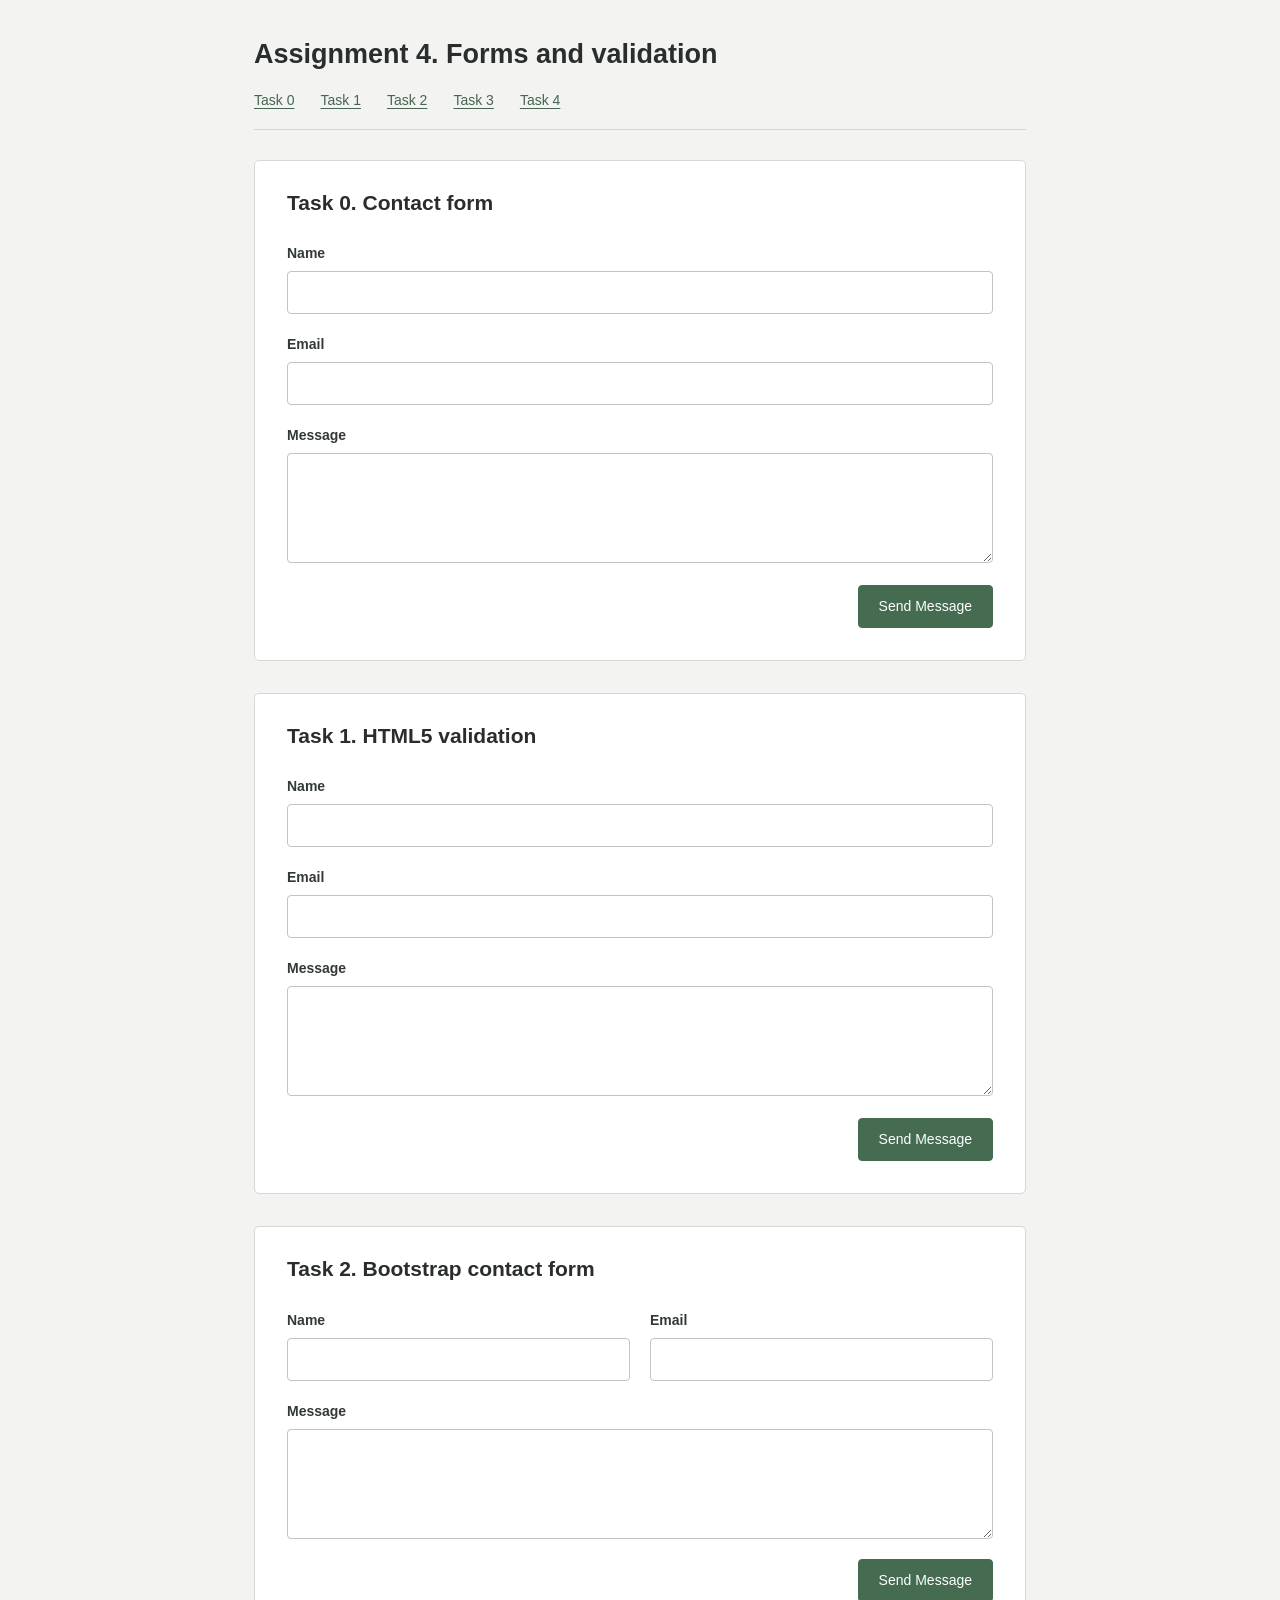
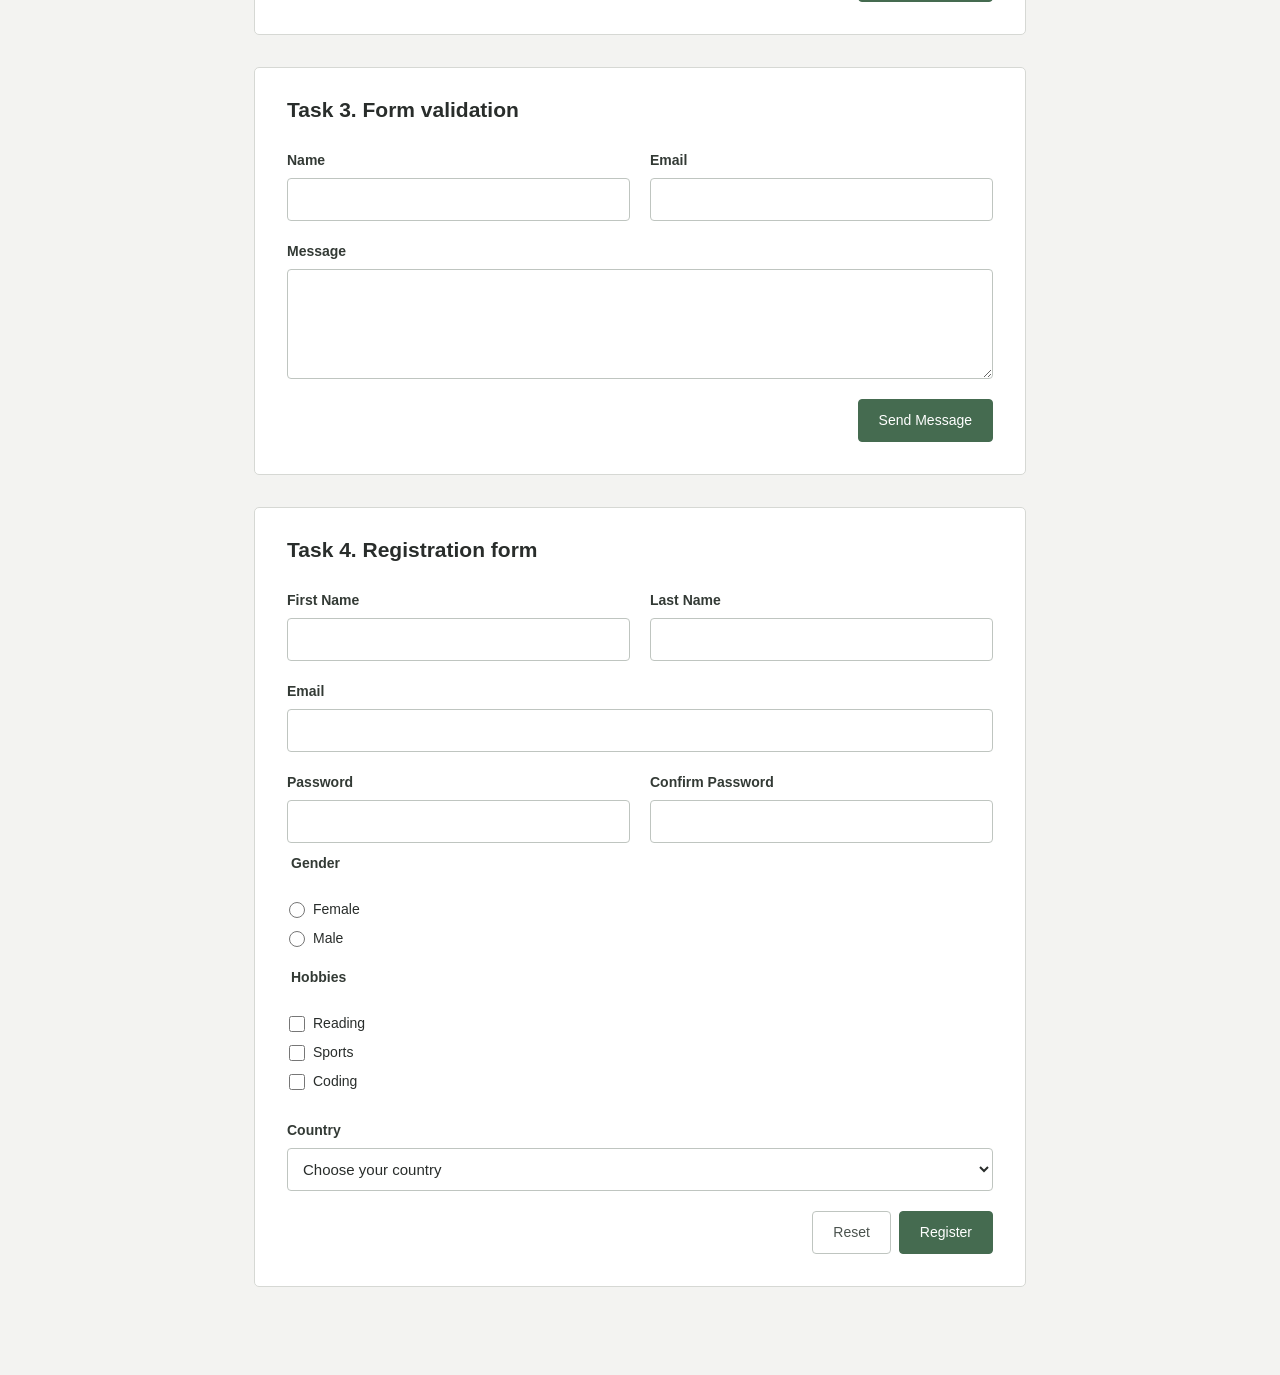
<file: index.html>
<!DOCTYPE html>
<html lang="en">
    <head>
        <meta charset="UTF-8">
        <meta name="viewport" content="width=device-width, initial-scale=1.0">
        <title>Assignment 4 | Forms and Validation</title>
        <style>
.row {
    display: flex;
    flex-wrap: wrap;
    margin: -8px;
}

.row>* {
    padding: 8px;
    width: 100%;
    flex-shrink: 0;
}

.col-12 {
    width: 100%;
}

.g-3 {
    margin: -8px;
}

.form-text {
    font-size: 12px;
    color: #64748b;
    margin-top: 5px;
}

.text-end {
    text-align: right;
}

.btn {
    display: inline-block;
    padding: 11px 26px;
    cursor: pointer;
    border-radius: 8px;
}

.btn-outline-secondary {
    border: 1px solid #adb5bd;
    background: white;
    color: #334155;
}

.d-flex {
    display: flex;
}

.justify-content-end {
    justify-content: flex-end;
}

.gap-2 {
    gap: 8px;
}

.form-control,.form-select {
    display: block;
    width: 100%;
    background: white;
}

.form-check {
    display: flex;
    align-items: center;
    gap: 8px;
    margin: 8px 0;
}

.form-check-input {
    width: 16px;
    height: 16px;
}

.fs-6 {
    font-size: 16px;
}

.valid-feedback,.invalid-feedback {
    display: none;
    font-size: 13px;
    margin-top: 5px;
}

.is-valid {
    border-color: #198754!important;
}

.is-invalid {
    border-color: #dc3545!important;
}

.is-valid~.valid-feedback {
    display: block;
    color: #198754;
}

.is-invalid~.invalid-feedback {
    display: block;
    color: #dc3545;
}

.d-none {
    display: none!important;
}

.alert {
    padding: 12px;
}

.alert-success {
    background: #d1e7dd;
    color: #0f5132;
}

.mt-3 {
    margin-top: 16px;
}

.text-danger {
    color: #dc3545;
}

.mx-auto {
    margin-left: auto;
    margin-right: auto;
}

@media(min-width: 768px) {
    .col-md-6 {
        width: 50%;
    }

}

        </style>
        <style>
* {
    box-sizing: border-box;
}

body {
    margin: 0;
    background: #f3f3f1;
    color: #292d2b;
    font-family: Arial, sans-serif;
    font-size: 15px;
    line-height: 1.5;
}

.page.container {
    width: 100%;
    max-width: 820px;
    margin: 0 auto;
    padding: 38px 24px 56px;
}

.page-header {
    margin-bottom: 30px;
}

h1 {
    margin: 0 0 18px;
    font-size: 27px;
    line-height: 1.25;
    font-weight: 600;
    color: #292d2b;
}

nav {
    display: flex;
    flex-wrap: wrap;
    gap: 12px 26px;
    padding-bottom: 18px;
    border-bottom: 1px solid #d6d8d4;
}

nav a {
    color: #476552;
    font-size: 14px;
    text-decoration: underline;
    text-underline-offset: 3px;
}

nav a:hover {
    color: #233f2d;
}

.form-section {
    margin-bottom: 32px;
    padding: 28px 32px 32px;
    border: 1px solid #d6d8d4;
    border-radius: 5px;
    background: #fff;
    scroll-margin-top: 24px;
}

h2 {
    margin: 0 0 26px;
    color: #292d2b;
    font-size: 21px;
    line-height: 1.35;
    font-weight: 600;
}

.form-group {
    margin-bottom: 20px;
}

.form-group label,
.form-label {
    display: block;
    margin: 0 0 7px;
    color: #333a35;
    font-size: 14px;
    line-height: 1.5;
    font-weight: 600;
}

.form-group input,
.form-group textarea,
.form-control,
.form-select {
    display: block;
    width: 100%;
    min-height: 43px;
    padding: 9px 11px;
    border: 1px solid #bfc5c0;
    border-radius: 4px;
    background-color: #fff;
    color: #292d2b;
    font: inherit;
    line-height: 1.5;
}

.form-group input:focus,
.form-group textarea:focus,
.form-control:focus,
.form-select:focus {
    outline: 0;
    border-color: #4d795b;
    box-shadow: 0 0 0 2px #4d795b24;
}

textarea {
    resize: vertical;
    min-height: 110px;
}

.row.g-3 {
    display: flex;
    flex-wrap: wrap;
    margin: -10px;
}

.row.g-3 > * {
    padding: 10px;
    margin-top: 0;
}

.button-group {
    text-align: right;
    padding-top: 2px;
}

.button-group button,
.btn {
    display: inline-block;
    padding: 10px 20px;
    border: 1px solid transparent;
    border-radius: 4px;
    font: inherit;
    font-size: 14px;
    line-height: 1.5;
    cursor: pointer;
}

.button-group button,
.btn-primary {
    background: #456b50;
    border-color: #456b50;
    color: #fff;
}

.button-group button:hover,
.btn-primary:hover {
    background: #34543e;
    border-color: #34543e;
    color: #fff;
}

.btn-outline-secondary {
    background: #fff;
    border-color: #bfc5c0;
    color: #4b534e;
}

.btn-outline-secondary:hover {
    background: #f2f4f1;
    border-color: #a7afa9;
    color: #292d2b;
}

button:focus-visible,
a:focus-visible {
    outline: 2px solid #456b50;
    outline-offset: 3px;
}

fieldset {
    min-width: 0;
    border: 0;
}

legend.form-label {
    float: none;
    width: auto;
    font-size: 14px !important;
}

.form-check {
    display: flex;
    align-items: center;
    gap: 8px;
    padding-left: 0;
    margin: 8px 0;
    font-size: 14px;
}

.form-check .form-check-input {
    float: none;
    flex-shrink: 0;
    width: 16px;
    height: 16px;
    margin: 0;
    accent-color: #456b50;
}

.form-check-input:checked {
    background-color: #456b50;
    border-color: #456b50;
}

.valid-feedback,
.invalid-feedback,
.small-note {
    margin-top: 5px;
    font-size: 12px;
    line-height: 1.5;
}

.form-status,
.alert-success {
    margin-top: 18px;
    padding: 11px 13px;
    border: 1px solid #ccdccc;
    border-radius: 4px;
    background: #f1f7ef;
    color: #34583b;
    font-size: 14px;
}

[hidden] {
    display: none !important;
}

@media (max-width: 767px) {
    .page.container {
        padding: 25px 16px 32px;
    }

    .form-section {
        padding: 23px 20px;
    }

    h1 {
        font-size: 25px;
    }

    h2 {
        font-size: 20px;
    }

    .row.g-3 > * {
        width: 100%;
    }
}

        </style>
    </head>
    <body>
        <main class="page container">
            <header class="page-header">
                <h1>Assignment 4. Forms and validation</h1>
                <nav aria-label="Tasks">
                    <a href="#task0">Task 0</a>
                    <a href="#task1">Task 1</a>
                    <a href="#task2">Task 2</a>
                    <a href="#task3">Task 3</a>
                    <a href="#task4">Task 4</a>
                </nav>
            </header>
            <section class="form-section" id="task0">
                <h2>Task 0. Contact form</h2>
                <form data-basic="true">
                    <div class="form-group">
                        <label for="name0">Name</label>
                        <input type="text" id="name0" name="name">
                    </div>
                    <div class="form-group">
                        <label for="email0">Email</label>
                        <input type="email" id="email0" name="email" autocomplete="email">
                    </div>
                    <div class="form-group">
                        <label for="message0">Message</label>
                        <textarea id="message0" name="message" rows="4"></textarea>
                    </div>
                    <div class="button-group">
                        <button type="submit">Send Message</button>
                    </div>
                    <div class="col-12 form-status" role="status" hidden>Form submitted.</div>
                </form>
            </section>

            <section class="form-section" id="task1">
                <h2>Task 1. HTML5 validation</h2>
                <form data-basic="true">
                    <div class="form-group">
                        <label for="name1">Name</label>
                        <input type="text" id="name1" name="name" required minlength="2" maxlength="30">
                    </div>
                    <div class="form-group">
                        <label for="email1">Email</label>
                        <input type="email" id="email1" name="email" required autocomplete="email">
                    </div>
                    <div class="form-group">
                        <label for="message1">Message</label>
                        <textarea id="message1" name="message" rows="4" required minlength="10" maxlength="500"></textarea>
                    </div>
                    <div class="button-group">
                        <button type="submit">Send Message</button>
                    </div>
                    <div class="col-12 form-status" role="status" hidden>Form validated successfully!</div>
                </form>
            </section>

            <section class="form-section" id="task2">
                <h2>Task 2. Bootstrap contact form</h2>
                <form class="row g-3" data-basic="true">
                    <div class="col-md-6">
                        <label for="name2" class="form-label">Name</label>
                        <input class="form-control" type="text" id="name2" name="name" required>
                    </div>
                    <div class="col-md-6">
                        <label for="email2" class="form-label">Email</label>
                        <input class="form-control" type="email" id="email2" name="email" required autocomplete="email">
                    </div>
                    <div class="col-12">
                        <label for="message2" class="form-label">Message</label>
                        <textarea class="form-control" id="message2" name="message" rows="4" required></textarea>
                    </div>
                    <div class="col-12 text-end">
                        <button class="btn btn-primary" type="submit">Send Message</button>
                    </div>
                    <div class="col-12 form-status" role="status" hidden>Form validated successfully!</div>
                </form>
            </section>

            <section class="form-section" id="task3">
                <h2>Task 3. Form validation</h2>
                <form class="row g-3" id="contactForm" novalidate>
                    <div class="col-md-6">
                        <label for="name3" class="form-label">Name</label>
                        <input class="form-control" type="text" id="name3" name="name" required minlength="2" aria-describedby="name3-error">
                        <div class="valid-feedback">Looks good!</div>
                        <div class="invalid-feedback" id="name3-error">Please enter at least 2 characters.</div>
                    </div>
                    <div class="col-md-6">
                        <label for="email3" class="form-label">Email</label>
                        <input class="form-control" type="email" id="email3" name="email" required autocomplete="email" aria-describedby="email3-error">
                        <div class="valid-feedback">Looks good!</div>
                        <div class="invalid-feedback" id="email3-error">Email is required. Enter a valid email.</div>
                    </div>
                    <div class="col-12">
                        <label for="message3" class="form-label">Message</label>
                        <textarea class="form-control" id="message3" name="message" rows="4" minlength="10" required aria-describedby="message3-error"></textarea>
                        <div class="valid-feedback">Looks good!</div>
                        <div class="invalid-feedback" id="message3-error">Please enter at least 10 characters.</div>
                    </div>
                    <div class="col-12 text-end">
                        <button class="btn btn-primary" type="submit">Send Message</button>
                    </div>
                </form>
                <div id="contactSuccess" class="alert alert-success mt-3 d-none" role="status">Form validated successfully!</div>
            </section>

            <section class="form-section" id="task4">
                <h2>Task 4. Registration form</h2>
                <form class="row g-3" id="registrationForm" novalidate>
                    <div class="col-md-6">
                        <label for="firstName" class="form-label">First Name</label>
                        <input class="form-control" type="text" id="firstName" name="firstName" minlength="2" maxlength="40" required aria-describedby="firstName-error">
                        <div class="valid-feedback">Looks good!</div>
                        <div class="invalid-feedback" id="firstName-error">Enter at least 2 characters.</div>
                    </div>
                    <div class="col-md-6">
                        <label for="lastName" class="form-label">Last Name</label>
                        <input class="form-control" type="text" id="lastName" name="lastName" minlength="2" maxlength="40" required aria-describedby="lastName-error">
                        <div class="valid-feedback">Looks good!</div>
                        <div class="invalid-feedback" id="lastName-error">Enter at least 2 characters.</div>
                    </div>
                    <div class="col-12">
                        <label for="regEmail" class="form-label">Email</label>
                        <input class="form-control" type="email" id="regEmail" name="email" required autocomplete="email" aria-describedby="regEmail-error">
                        <div class="valid-feedback">Looks good!</div>
                        <div class="invalid-feedback" id="regEmail-error">Enter a valid email address.</div>
                    </div>
                    <div class="col-md-6">
                        <label for="password" class="form-label">Password</label>
                        <input class="form-control" type="password" id="password" name="password" minlength="8" required autocomplete="new-password" aria-describedby="password-error">
                        <div class="valid-feedback">Looks good!</div>
                        <div class="invalid-feedback" id="password-error">Password must have at least 8 characters.</div>
                    </div>
                    <div class="col-md-6">
                        <label for="confirmPassword" class="form-label">Confirm Password</label>
                        <input class="form-control" type="password" id="confirmPassword" name="confirmPassword" minlength="8" required autocomplete="new-password" aria-describedby="confirmPassword-error">
                        <div class="valid-feedback">Passwords match!</div>
                        <div class="invalid-feedback" id="confirmPassword-error">Passwords must match.</div>
                    </div>
                    <fieldset class="col-md-6">
                        <legend class="form-label fs-6">Gender</legend>
                        <div class="form-check">
                            <input class="form-check-input" type="radio" id="genderFemale" name="gender" value="female" required>
                            <label class="form-check-label" for="genderFemale">Female</label>
                        </div>
                        <div class="form-check">
                            <input class="form-check-input" type="radio" id="genderMale" name="gender" value="male" required>
                            <label class="form-check-label" for="genderMale">Male</label>
                        </div>
                        <div id="genderFeedback" class="small-note text-danger d-none">Please select a gender.</div>
                    </fieldset>
                    <fieldset class="col-md-6">
                        <legend class="form-label fs-6">Hobbies</legend>
                        <div class="form-check">
                            <input class="form-check-input" type="checkbox" id="hobbyReading" name="hobbies" value="reading">
                            <label class="form-check-label" for="hobbyReading">Reading</label>
                        </div>
                        <div class="form-check">
                            <input class="form-check-input" type="checkbox" id="hobbySports" name="hobbies" value="sports">
                            <label class="form-check-label" for="hobbySports">Sports</label>
                        </div>
                        <div class="form-check">
                            <input class="form-check-input" type="checkbox" id="hobbyCoding" name="hobbies" value="coding">
                            <label class="form-check-label" for="hobbyCoding">Coding</label>
                        </div>
                    </fieldset>
                    <div class="col-12">
                        <label for="country" class="form-label">Country</label>
                        <select class="form-select" id="country" name="country" required aria-describedby="country-error">
                            <option value="">Choose your country</option>
                            <option value="Kazakhstan">Kazakhstan</option>
                            <option value="Kyrgyzstan">Kyrgyzstan</option>
                            <option value="Uzbekistan">Uzbekistan</option>
                            <option value="Other">Other</option>
                        </select>
                        <div class="valid-feedback">Looks good!</div>
                        <div class="invalid-feedback" id="country-error">Please select a country.</div>
                    </div>
                    <div class="col-12 d-flex justify-content-end gap-2">
                        <button class="btn btn-outline-secondary" type="reset">Reset</button>
                        <button class="btn btn-primary" type="submit">Register</button>
                    </div>
                </form>
                <div id="registrationSuccess" class="alert alert-success mt-3 d-none" role="status">Registration form validated successfully!</div>
            </section>
        </main>
        <script>
document.querySelectorAll('form[data-basic]').forEach(form => {
    const status = form.querySelector('[role="status"]');

    form.addEventListener('submit', event => {
        event.preventDefault();
        status.hidden = false;
    });

    form.addEventListener('input', () => {
        status.hidden = true;
    });
});

function attachValidation(formId, successId) {
    const form = document.getElementById(formId);

    if (!form) {
        return;
    }

    const success = document.getElementById(successId);
    const fields = [...form.querySelectorAll('input:not([type="radio"]):not([type="checkbox"]), textarea, select')];
    const genderFeedback = document.getElementById('genderFeedback');
    const touched = new Set();
    let submitted = false;

    function validateInput(field) {
        field.setCustomValidity('');

        if (field.required && !field.value.trim()) {
            field.setCustomValidity('This field is required.');
        } else if (field.minLength > 0 && field.value.length < field.minLength) {
            field.setCustomValidity(`Enter at least ${field.minLength} characters.`);
        }

        if (field.id === 'confirmPassword') {
            const password = document.getElementById('password');

            if (field.value !== password.value) {
                field.setCustomValidity('Passwords must match.');
            }
        }

        const valid = field.checkValidity();
        field.classList.toggle('is-valid', valid);
        field.classList.toggle('is-invalid', !valid);
        field.setAttribute('aria-invalid', String(!valid));

        if (field.id === 'email3') {
            document.getElementById('email3-error').textContent = field.value.trim()
                ? 'Enter a valid email address.'
                : 'Email is required';
        }

        return valid;
    }

    function validateGender() {
        if (!genderFeedback) {
            return true;
        }

        const valid = Boolean(form.querySelector('input[name="gender"]:checked'));
        genderFeedback.classList.toggle('d-none', valid);

        form.querySelectorAll('input[name="gender"]').forEach(field => {
            field.setAttribute('aria-invalid', String(!valid));
            field.setAttribute('aria-describedby', 'genderFeedback');
        });

        return valid;
    }

    fields.forEach(field => {
        field.addEventListener('blur', () => {
            touched.add(field);
            validateInput(field);
        });

        ['input', 'change'].forEach(eventName => {
            field.addEventListener(eventName, () => {
                success.classList.add('d-none');

                if (submitted || touched.has(field) || eventName === 'change') {
                    touched.add(field);
                    validateInput(field);
                }

                if (field.id === 'password') {
                    const confirm = document.getElementById('confirmPassword');

                    if (submitted || touched.has(confirm)) {
                        validateInput(confirm);
                    }
                }
            });
        });
    });

    form.addEventListener('input', () => {
        success.classList.add('d-none');
    });

    form.querySelectorAll('input[name="gender"]').forEach(field => {
        field.addEventListener('change', validateGender);
    });

    form.addEventListener('submit', event => {
        event.preventDefault();
        submitted = true;
        fields.forEach(validateInput);
        const genderValid = validateGender();
        const valid = form.checkValidity() && genderValid;
        success.classList.toggle('d-none', !valid);

        if (!valid) {
            form.querySelector(':invalid')?.focus();
        }
    });

    form.addEventListener('reset', () => {
        submitted = false;
        touched.clear();
        fields.forEach(field => {
            field.setCustomValidity('');
            field.classList.remove('is-valid', 'is-invalid');
            field.removeAttribute('aria-invalid');
        });
        form.querySelectorAll('input[name="gender"]').forEach(field => {
            field.removeAttribute('aria-invalid');
        });
        success.classList.add('d-none');

        if (genderFeedback) {
            genderFeedback.classList.add('d-none');
        }
    });
}

attachValidation('contactForm', 'contactSuccess');
attachValidation('registrationForm', 'registrationSuccess');

        </script>
    </body>
</html>
</file>
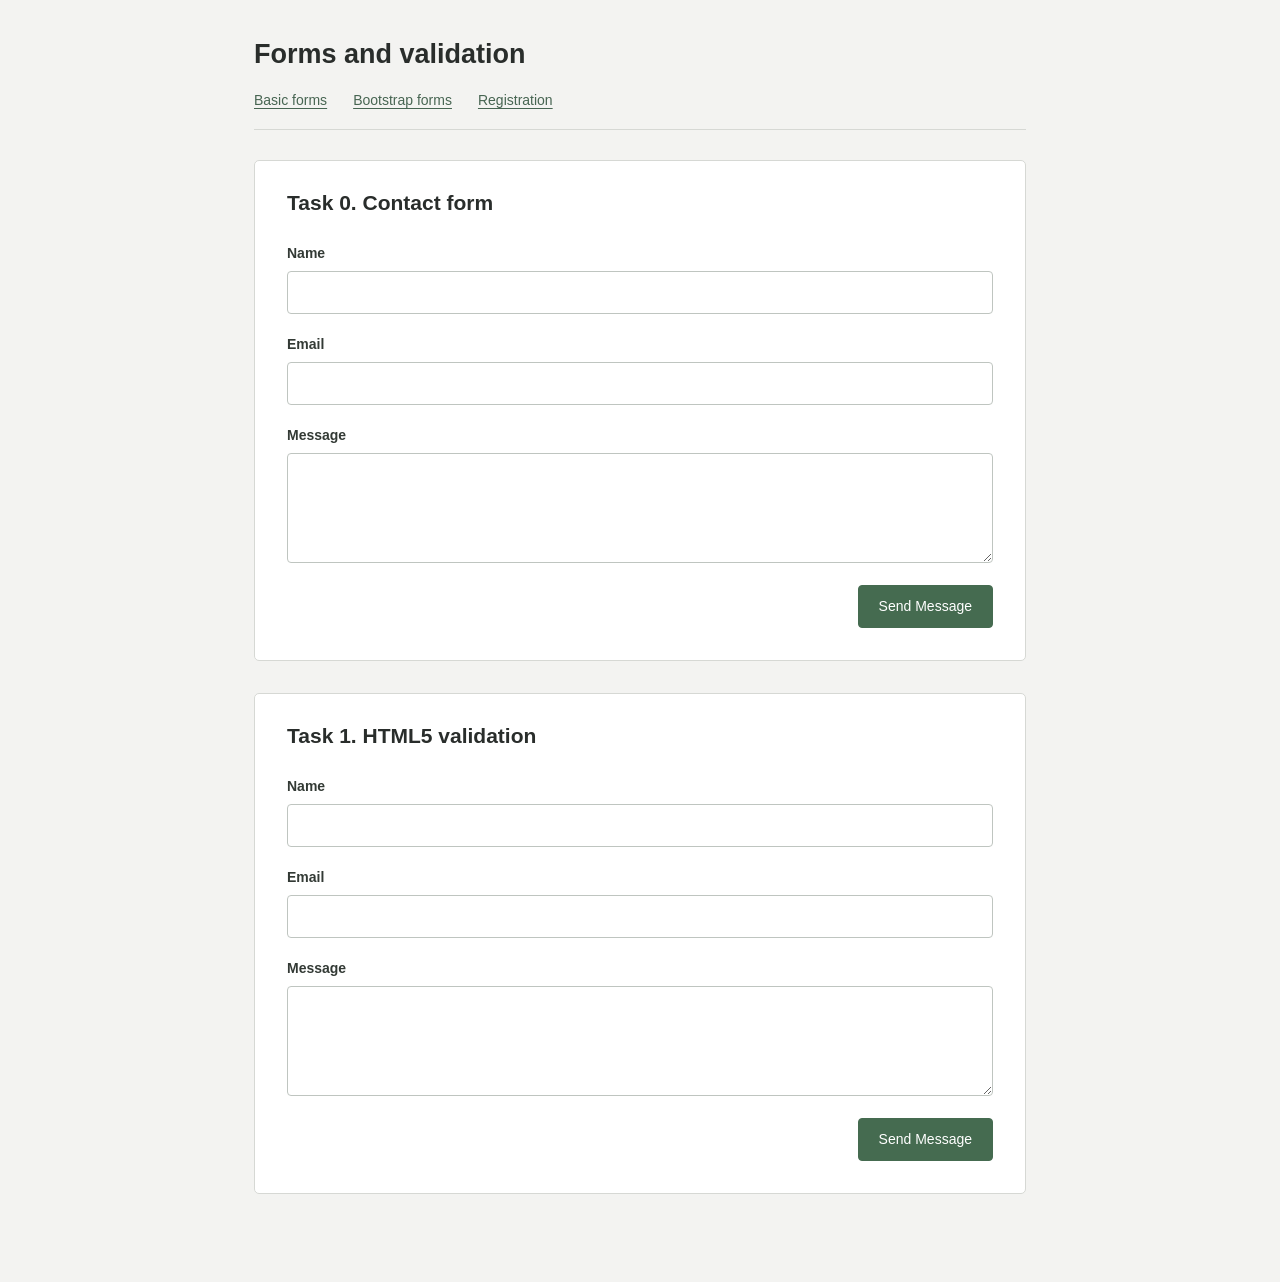
<file: basic-form.html>
<!DOCTYPE html>
<html lang="en">
    <head>
        <meta charset="UTF-8">
        <meta name="viewport" content="width=device-width, initial-scale=1.0">
        <title>Basic HTML Forms | Assignment 4</title>
        <link rel="stylesheet" href="style.css">
    </head>
    <body>
        <main class="page container">
            <header class="page-header">
                <h1>Forms and validation</h1>
                <nav aria-label="Pages">
                    <a href="basic-form.html">Basic forms</a>
                    <a href="bootstrap-form.html">Bootstrap forms</a>
                    <a href="registration.html">Registration</a>
                </nav>
            </header>
            <section class="form-section" id="task0">
                <h2>Task 0. Contact form</h2>
                <form data-basic="true">
                    <div class="form-group">
                        <label for="name0">Name</label>
                        <input type="text" id="name0" name="name">
                    </div>
                    <div class="form-group">
                        <label for="email0">Email</label>
                        <input type="email" id="email0" name="email" autocomplete="email">
                    </div>
                    <div class="form-group">
                        <label for="message0">Message</label>
                        <textarea id="message0" name="message" rows="4"></textarea>
                    </div>
                    <div class="button-group">
                        <button type="submit">Send Message</button>
                    </div>
                    <div class="col-12 form-status" role="status" hidden>Form submitted.</div>
                </form>
            </section>

            <section class="form-section" id="task1">
                <h2>Task 1. HTML5 validation</h2>
                <form data-basic="true">
                    <div class="form-group">
                        <label for="name1">Name</label>
                        <input type="text" id="name1" name="name" required minlength="2" maxlength="30">
                    </div>
                    <div class="form-group">
                        <label for="email1">Email</label>
                        <input type="email" id="email1" name="email" required autocomplete="email">
                    </div>
                    <div class="form-group">
                        <label for="message1">Message</label>
                        <textarea id="message1" name="message" rows="4" required minlength="10" maxlength="500"></textarea>
                    </div>
                    <div class="button-group">
                        <button type="submit">Send Message</button>
                    </div>
                    <div class="col-12 form-status" role="status" hidden>Form validated successfully!</div>
                </form>
            </section>
        </main>
        <script src="script.js"></script>
    </body>
</html>
</file>
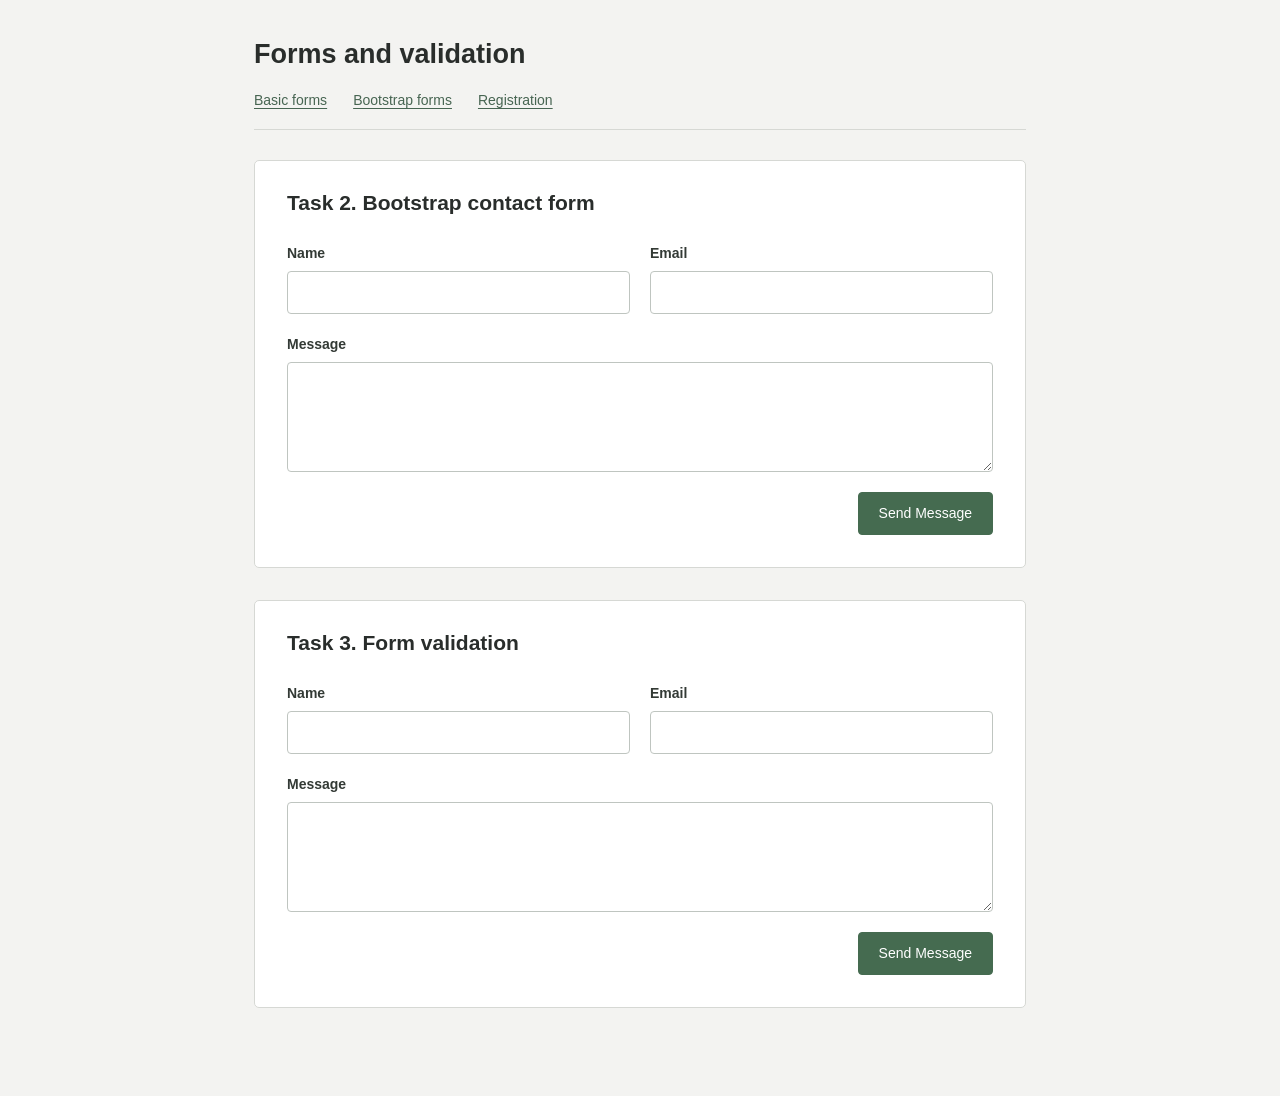
<file: bootstrap-form.html>
<!DOCTYPE html>
<html lang="en">
    <head>
        <meta charset="UTF-8">
        <meta name="viewport" content="width=device-width, initial-scale=1.0">
        <title>Bootstrap Forms | Assignment 4</title>
        <link rel="stylesheet" href="bootstrap-fallback.css">
        <link rel="stylesheet" href="https://cdn.jsdelivr.net/npm/bootstrap@5.3.3/dist/css/bootstrap.min.css">
        <link rel="stylesheet" href="style.css">
    </head>
    <body>
        <main class="page container">
            <header class="page-header">
                <h1>Forms and validation</h1>
                <nav aria-label="Pages">
                    <a href="basic-form.html">Basic forms</a>
                    <a href="bootstrap-form.html">Bootstrap forms</a>
                    <a href="registration.html">Registration</a>
                </nav>
            </header>
            <section class="form-section" id="task2">
                <h2>Task 2. Bootstrap contact form</h2>
                <form class="row g-3" data-basic="true">
                    <div class="col-md-6">
                        <label for="name2" class="form-label">Name</label>
                        <input class="form-control" type="text" id="name2" name="name" required>
                    </div>
                    <div class="col-md-6">
                        <label for="email2" class="form-label">Email</label>
                        <input class="form-control" type="email" id="email2" name="email" required autocomplete="email">
                    </div>
                    <div class="col-12">
                        <label for="message2" class="form-label">Message</label>
                        <textarea class="form-control" id="message2" name="message" rows="4" required></textarea>
                    </div>
                    <div class="col-12 text-end">
                        <button class="btn btn-primary" type="submit">Send Message</button>
                    </div>
                    <div class="col-12 form-status" role="status" hidden>Form validated successfully!</div>
                </form>
            </section>

            <section class="form-section" id="task3">
                <h2>Task 3. Form validation</h2>
                <form class="row g-3" id="contactForm" novalidate>
                    <div class="col-md-6">
                        <label for="name3" class="form-label">Name</label>
                        <input class="form-control" type="text" id="name3" name="name" required minlength="2" aria-describedby="name3-error">
                        <div class="valid-feedback">Looks good!</div>
                        <div class="invalid-feedback" id="name3-error">Please enter at least 2 characters.</div>
                    </div>
                    <div class="col-md-6">
                        <label for="email3" class="form-label">Email</label>
                        <input class="form-control" type="email" id="email3" name="email" required autocomplete="email" aria-describedby="email3-error">
                        <div class="valid-feedback">Looks good!</div>
                        <div class="invalid-feedback" id="email3-error">Email is required. Enter a valid email.</div>
                    </div>
                    <div class="col-12">
                        <label for="message3" class="form-label">Message</label>
                        <textarea class="form-control" id="message3" name="message" rows="4" minlength="10" required aria-describedby="message3-error"></textarea>
                        <div class="valid-feedback">Looks good!</div>
                        <div class="invalid-feedback" id="message3-error">Please enter at least 10 characters.</div>
                    </div>
                    <div class="col-12 text-end">
                        <button class="btn btn-primary" type="submit">Send Message</button>
                    </div>
                </form>
                <div id="contactSuccess" class="alert alert-success mt-3 d-none" role="status">Form validated successfully!</div>
            </section>
        </main>
        <script src="script.js"></script>
    </body>
</html>
</file>
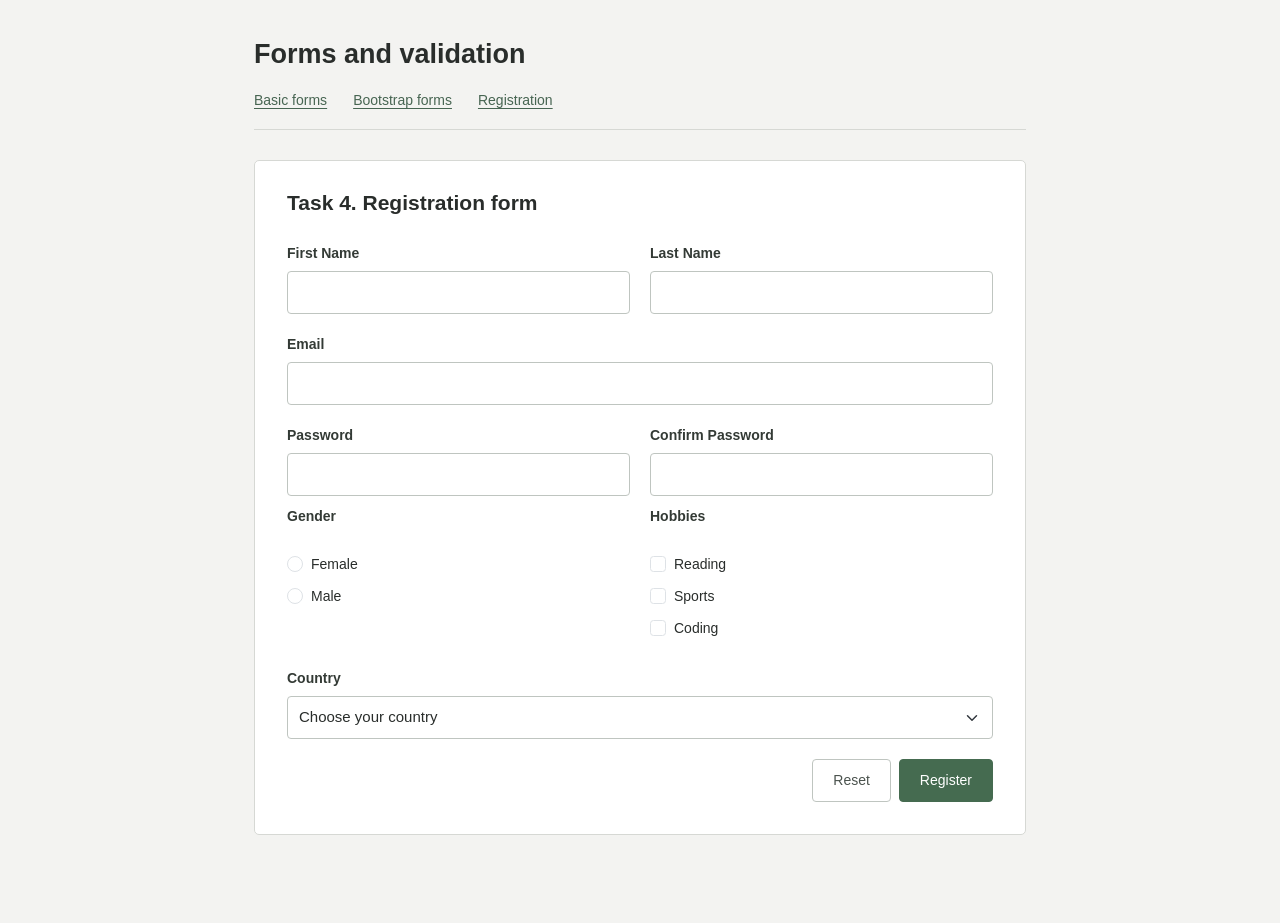
<file: registration.html>
<!DOCTYPE html>
<html lang="en">
    <head>
        <meta charset="UTF-8">
        <meta name="viewport" content="width=device-width, initial-scale=1.0">
        <title>Registration Form | Assignment 4</title>
        <link rel="stylesheet" href="bootstrap-fallback.css">
        <link rel="stylesheet" href="https://cdn.jsdelivr.net/npm/bootstrap@5.3.3/dist/css/bootstrap.min.css">
        <link rel="stylesheet" href="style.css">
    </head>
    <body>
        <main class="page container">
            <header class="page-header">
                <h1>Forms and validation</h1>
                <nav aria-label="Pages">
                    <a href="basic-form.html">Basic forms</a>
                    <a href="bootstrap-form.html">Bootstrap forms</a>
                    <a href="registration.html">Registration</a>
                </nav>
            </header>
            <section class="form-section" id="task4">
                <h2>Task 4. Registration form</h2>
                <form class="row g-3" id="registrationForm" novalidate>
                    <div class="col-md-6">
                        <label for="firstName" class="form-label">First Name</label>
                        <input class="form-control" type="text" id="firstName" name="firstName" minlength="2" maxlength="40" required aria-describedby="firstName-error">
                        <div class="valid-feedback">Looks good!</div>
                        <div class="invalid-feedback" id="firstName-error">Enter at least 2 characters.</div>
                    </div>
                    <div class="col-md-6">
                        <label for="lastName" class="form-label">Last Name</label>
                        <input class="form-control" type="text" id="lastName" name="lastName" minlength="2" maxlength="40" required aria-describedby="lastName-error">
                        <div class="valid-feedback">Looks good!</div>
                        <div class="invalid-feedback" id="lastName-error">Enter at least 2 characters.</div>
                    </div>
                    <div class="col-12">
                        <label for="regEmail" class="form-label">Email</label>
                        <input class="form-control" type="email" id="regEmail" name="email" required autocomplete="email" aria-describedby="regEmail-error">
                        <div class="valid-feedback">Looks good!</div>
                        <div class="invalid-feedback" id="regEmail-error">Enter a valid email address.</div>
                    </div>
                    <div class="col-md-6">
                        <label for="password" class="form-label">Password</label>
                        <input class="form-control" type="password" id="password" name="password" minlength="8" required autocomplete="new-password" aria-describedby="password-error">
                        <div class="valid-feedback">Looks good!</div>
                        <div class="invalid-feedback" id="password-error">Password must have at least 8 characters.</div>
                    </div>
                    <div class="col-md-6">
                        <label for="confirmPassword" class="form-label">Confirm Password</label>
                        <input class="form-control" type="password" id="confirmPassword" name="confirmPassword" minlength="8" required autocomplete="new-password" aria-describedby="confirmPassword-error">
                        <div class="valid-feedback">Passwords match!</div>
                        <div class="invalid-feedback" id="confirmPassword-error">Passwords must match.</div>
                    </div>
                    <fieldset class="col-md-6">
                        <legend class="form-label fs-6">Gender</legend>
                        <div class="form-check">
                            <input class="form-check-input" type="radio" id="genderFemale" name="gender" value="female" required>
                            <label class="form-check-label" for="genderFemale">Female</label>
                        </div>
                        <div class="form-check">
                            <input class="form-check-input" type="radio" id="genderMale" name="gender" value="male" required>
                            <label class="form-check-label" for="genderMale">Male</label>
                        </div>
                        <div id="genderFeedback" class="small-note text-danger d-none">Please select a gender.</div>
                    </fieldset>
                    <fieldset class="col-md-6">
                        <legend class="form-label fs-6">Hobbies</legend>
                        <div class="form-check">
                            <input class="form-check-input" type="checkbox" id="hobbyReading" name="hobbies" value="reading">
                            <label class="form-check-label" for="hobbyReading">Reading</label>
                        </div>
                        <div class="form-check">
                            <input class="form-check-input" type="checkbox" id="hobbySports" name="hobbies" value="sports">
                            <label class="form-check-label" for="hobbySports">Sports</label>
                        </div>
                        <div class="form-check">
                            <input class="form-check-input" type="checkbox" id="hobbyCoding" name="hobbies" value="coding">
                            <label class="form-check-label" for="hobbyCoding">Coding</label>
                        </div>
                    </fieldset>
                    <div class="col-12">
                        <label for="country" class="form-label">Country</label>
                        <select class="form-select" id="country" name="country" required aria-describedby="country-error">
                            <option value="">Choose your country</option>
                            <option value="Kazakhstan">Kazakhstan</option>
                            <option value="Kyrgyzstan">Kyrgyzstan</option>
                            <option value="Uzbekistan">Uzbekistan</option>
                            <option value="Other">Other</option>
                        </select>
                        <div class="valid-feedback">Looks good!</div>
                        <div class="invalid-feedback" id="country-error">Please select a country.</div>
                    </div>
                    <div class="col-12 d-flex justify-content-end gap-2">
                        <button class="btn btn-outline-secondary" type="reset">Reset</button>
                        <button class="btn btn-primary" type="submit">Register</button>
                    </div>
                </form>
                <div id="registrationSuccess" class="alert alert-success mt-3 d-none" role="status">Registration form validated successfully!</div>
            </section>
        </main>
        <script src="script.js"></script>
    </body>
</html>
</file>
<file: style.css>
* {
    box-sizing: border-box;
}

body {
    margin: 0;
    background: #f3f3f1;
    color: #292d2b;
    font-family: Arial, sans-serif;
    font-size: 15px;
    line-height: 1.5;
}

.page.container {
    width: 100%;
    max-width: 820px;
    margin: 0 auto;
    padding: 38px 24px 56px;
}

.page-header {
    margin-bottom: 30px;
}

h1 {
    margin: 0 0 18px;
    font-size: 27px;
    line-height: 1.25;
    font-weight: 600;
    color: #292d2b;
}

nav {
    display: flex;
    flex-wrap: wrap;
    gap: 12px 26px;
    padding-bottom: 18px;
    border-bottom: 1px solid #d6d8d4;
}

nav a {
    color: #476552;
    font-size: 14px;
    text-decoration: underline;
    text-underline-offset: 3px;
}

nav a:hover {
    color: #233f2d;
}

.form-section {
    margin-bottom: 32px;
    padding: 28px 32px 32px;
    border: 1px solid #d6d8d4;
    border-radius: 5px;
    background: #fff;
    scroll-margin-top: 24px;
}

h2 {
    margin: 0 0 26px;
    color: #292d2b;
    font-size: 21px;
    line-height: 1.35;
    font-weight: 600;
}

.form-group {
    margin-bottom: 20px;
}

.form-group label,
.form-label {
    display: block;
    margin: 0 0 7px;
    color: #333a35;
    font-size: 14px;
    line-height: 1.5;
    font-weight: 600;
}

.form-group input,
.form-group textarea,
.form-control,
.form-select {
    display: block;
    width: 100%;
    min-height: 43px;
    padding: 9px 11px;
    border: 1px solid #bfc5c0;
    border-radius: 4px;
    background-color: #fff;
    color: #292d2b;
    font: inherit;
    line-height: 1.5;
}

.form-group input:focus,
.form-group textarea:focus,
.form-control:focus,
.form-select:focus {
    outline: 0;
    border-color: #4d795b;
    box-shadow: 0 0 0 2px #4d795b24;
}

textarea {
    resize: vertical;
    min-height: 110px;
}

.row.g-3 {
    display: flex;
    flex-wrap: wrap;
    margin: -10px;
}

.row.g-3 > * {
    padding: 10px;
    margin-top: 0;
}

.button-group {
    text-align: right;
    padding-top: 2px;
}

.button-group button,
.btn {
    display: inline-block;
    padding: 10px 20px;
    border: 1px solid transparent;
    border-radius: 4px;
    font: inherit;
    font-size: 14px;
    line-height: 1.5;
    cursor: pointer;
}

.button-group button,
.btn-primary {
    background: #456b50;
    border-color: #456b50;
    color: #fff;
}

.button-group button:hover,
.btn-primary:hover {
    background: #34543e;
    border-color: #34543e;
    color: #fff;
}

.btn-outline-secondary {
    background: #fff;
    border-color: #bfc5c0;
    color: #4b534e;
}

.btn-outline-secondary:hover {
    background: #f2f4f1;
    border-color: #a7afa9;
    color: #292d2b;
}

button:focus-visible,
a:focus-visible {
    outline: 2px solid #456b50;
    outline-offset: 3px;
}

fieldset {
    min-width: 0;
    border: 0;
}

legend.form-label {
    float: none;
    width: auto;
    font-size: 14px !important;
}

.form-check {
    display: flex;
    align-items: center;
    gap: 8px;
    padding-left: 0;
    margin: 8px 0;
    font-size: 14px;
}

.form-check .form-check-input {
    float: none;
    flex-shrink: 0;
    width: 16px;
    height: 16px;
    margin: 0;
    accent-color: #456b50;
}

.form-check-input:checked {
    background-color: #456b50;
    border-color: #456b50;
}

.valid-feedback,
.invalid-feedback,
.small-note {
    margin-top: 5px;
    font-size: 12px;
    line-height: 1.5;
}

.form-status,
.alert-success {
    margin-top: 18px;
    padding: 11px 13px;
    border: 1px solid #ccdccc;
    border-radius: 4px;
    background: #f1f7ef;
    color: #34583b;
    font-size: 14px;
}

[hidden] {
    display: none !important;
}

@media (max-width: 767px) {
    .page.container {
        padding: 25px 16px 32px;
    }

    .form-section {
        padding: 23px 20px;
    }

    h1 {
        font-size: 25px;
    }

    h2 {
        font-size: 20px;
    }

    .row.g-3 > * {
        width: 100%;
    }
}
</file>
